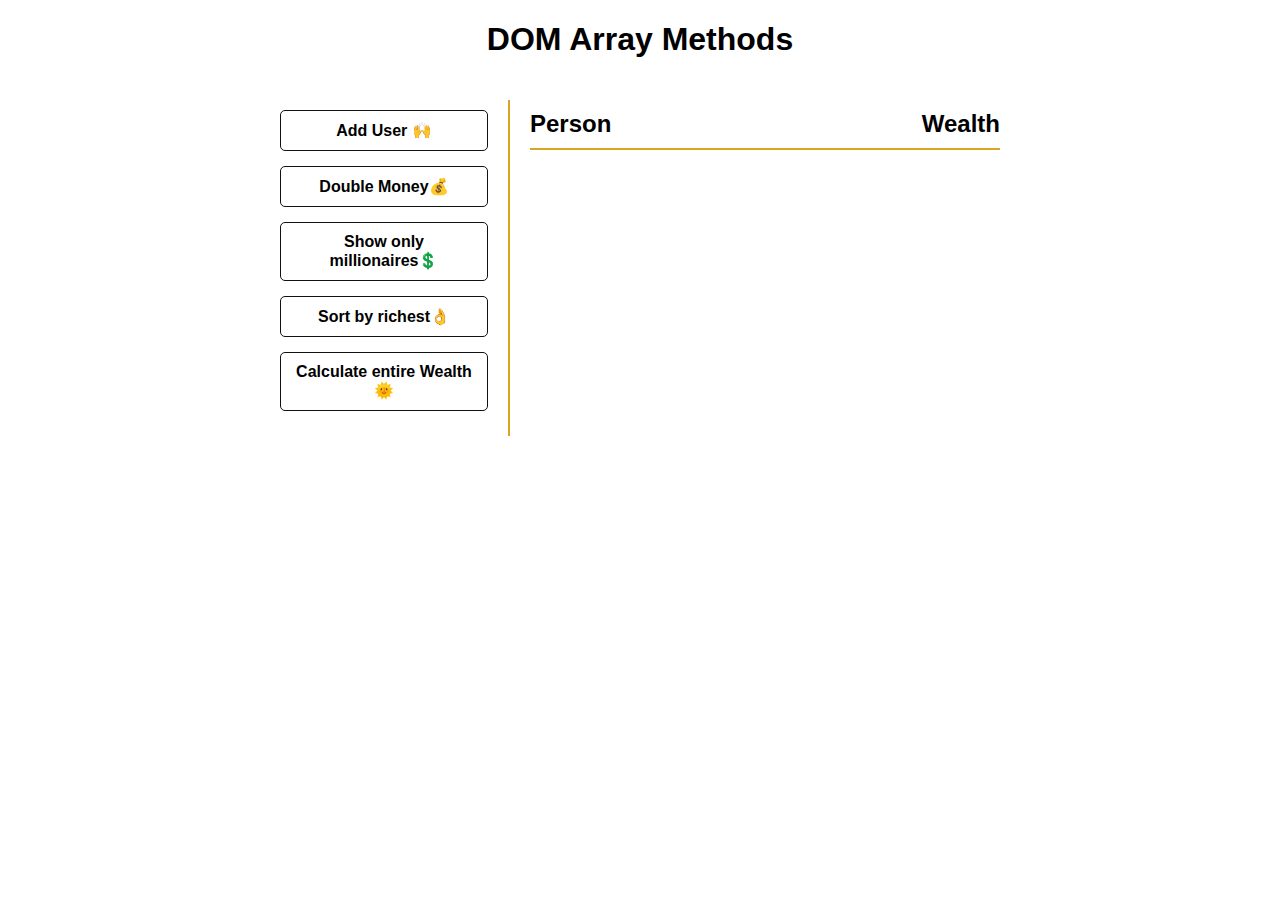
<file: ARRAY Dom Methods/index.html>
<!DOCTYPE html>
<html lang="en">
<head>
    <meta charset="UTF-8">
    <meta name="viewport" content="width=device-width, initial-scale=1.0">
    <link rel="stylesheet" href="styles.css">
    <title>Array DOM Methods</title>
</head>
<body>
    <h1>DOM Array Methods</h1>
    <div class="container">
        <aside>
            <button id="add-user">Add User 🙌</button>
            <button id="double">Double Money💰</button>
            <button id="show-millionaires">Show only millionaires💲</button>
            <button id="sort">Sort by richest👌</button>
            <button id="calculate-wealth">Calculate entire Wealth🌞</button>
        </aside>
        <main id="main">
            <h2><strong>Person</strong>Wealth</h2>
        </main>
    </div>
    <script src="script.js"></script>
</body>
</html>
</file>
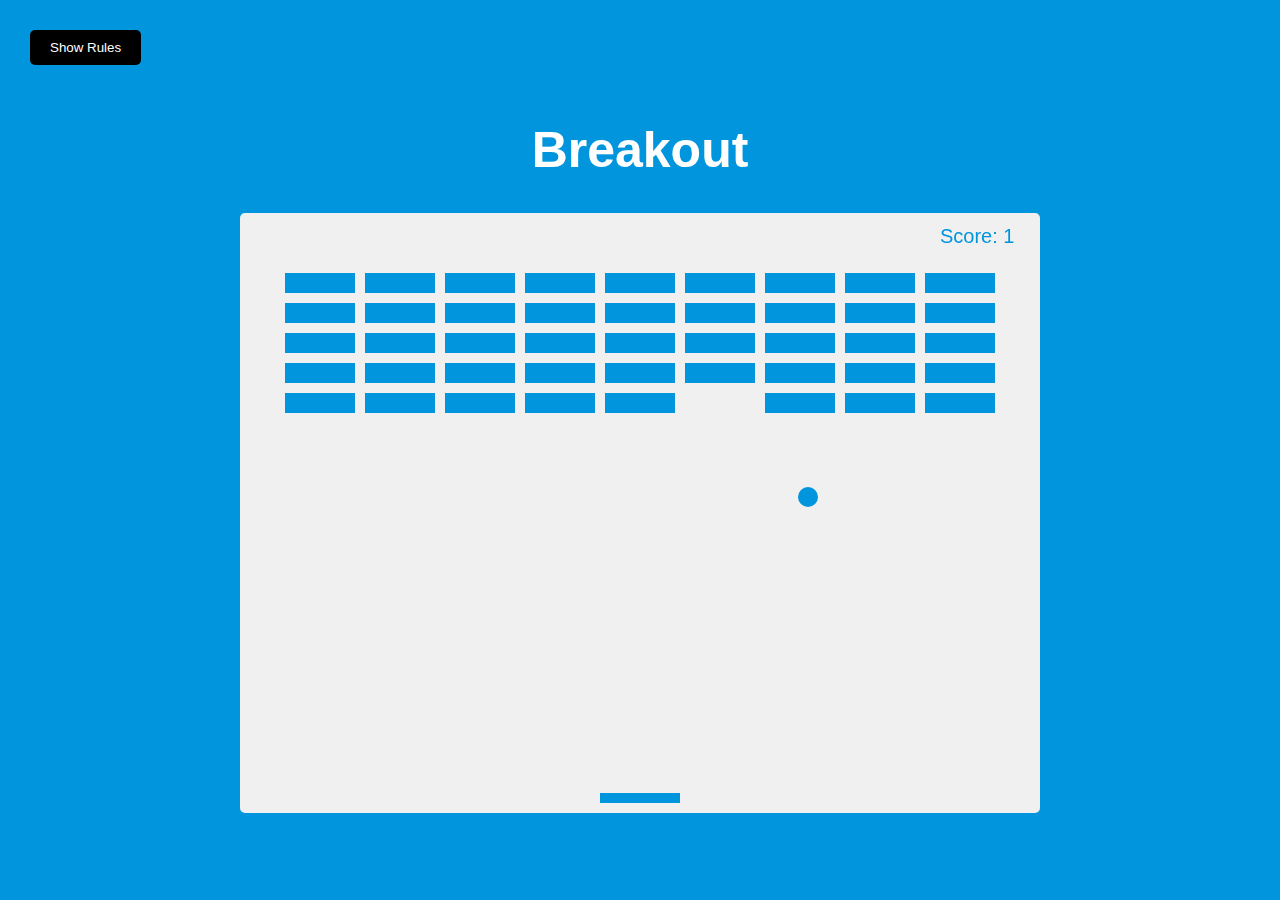
<file: BreakoutGame/index.html>
<!DOCTYPE html>
<html lang="en">
<head>
    <meta charset="UTF-8">
    <meta name="viewport" content="width=device-width, initial-scale=1.0">
    <title>Break out Game</title>
    <link rel="stylesheet" href="styles.css">
</head>
<body>
    <h1>Breakout</h1>
    <button id="rules-btn" class="btn rules-btn">Show Rules</button>
    <div id="rules" class="rules">
        <h2>How To Play</h2>
        <p>Use your right and left keys to move the paddle to bounce the ball up and break the blocks</p>
        <p>If you miss the ball, your score and blocks will reset</p>
        <button id="close-btn" class="btn">Close</button>
    </div>
    <canvas id="canvas" width="800" height="600"></canvas>

    <script src="script.js"></script>
    
</body>
</html>
</file>
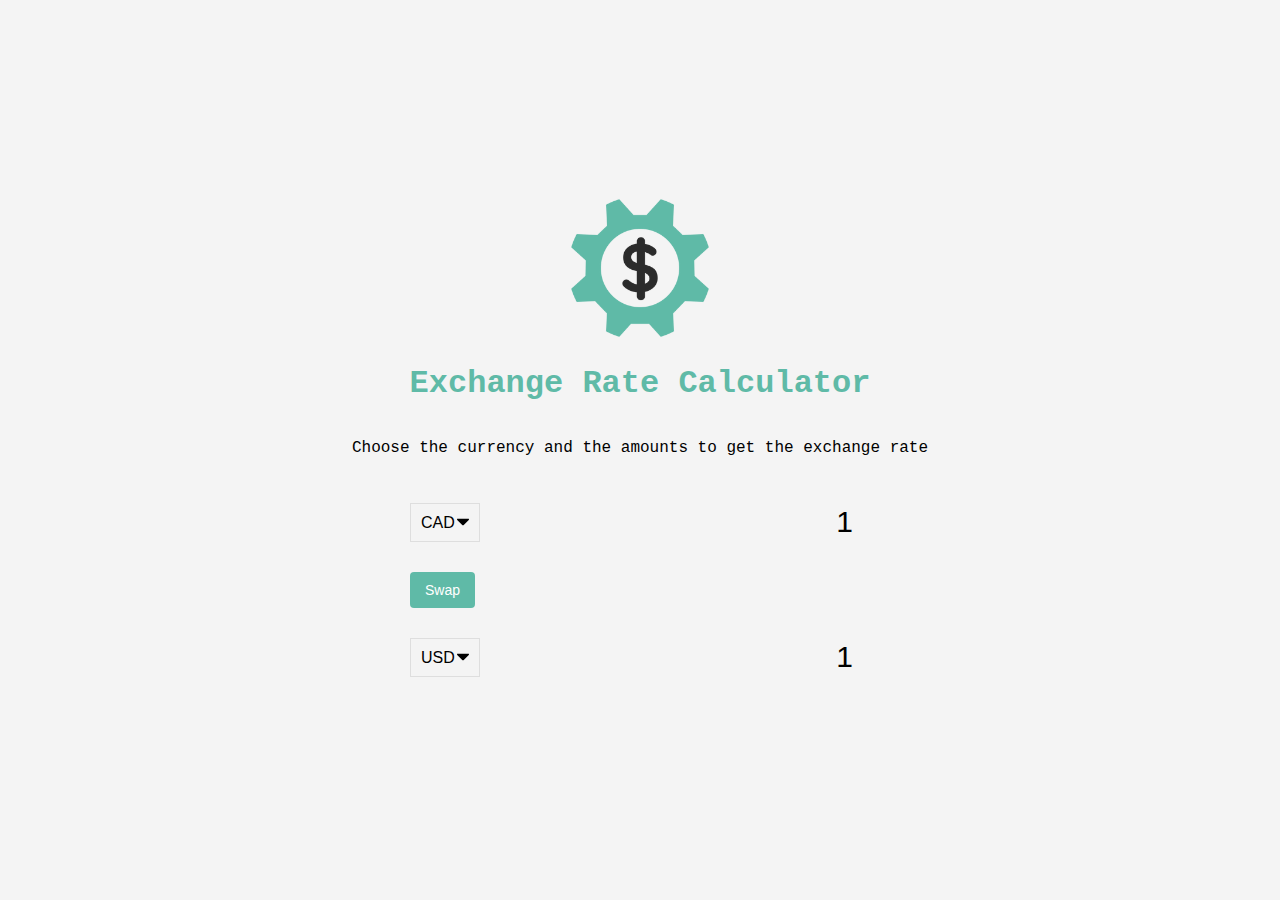
<file: Currency Exchange Calculator/index.html>
<!DOCTYPE html>
<html lang="en">
<head>
    <meta charset="UTF-8">
    <meta name="viewport" content="width=device-width, initial-scale=1.0">
    <title>Exchange Rate Calculator</title>
    <link rel="stylesheet" href="styles.css">
</head>
<body>
    <img src="./img/money.png" class="money-img" alt="Logo">
    <h1>Exchange Rate Calculator</h1>
    <p>Choose the currency and the amounts to get the exchange rate</p>
    <div class="container">
        <div class="currency">
            <select name="" id="currency-one">
                <option value="AED">AED</option>
                <option value="ARS">ARS</option>
                <option value="AUD">AUD</option>
                <option value="BGN">BGN</option>
                <option value="BRL">BRL</option>
                <option value="BSD">BSD</option>
                <option value="CAD" selected>CAD</option>
                <option value="CHF">CHF</option>
                <option value="CLP">CLP</option>
                <option value="CNY">CNY</option>
                <option value="COP">COP</option>
                <option value="CZK">CZK</option>
                <option value="DKK">DKK</option>
                <option value="DOP">DOP</option>
                <option value="EGP">EGP</option>
                <option value="EUR">EUR</option>
                <option value="FJD">FJD</option>
                <option value="GBP">GBP</option>
                <option value="GTQ">GTQ</option>
                <option value="HKD">HKD</option>
                <option value="HRK">HRK</option>
                <option value="HUF">HUF</option>
                <option value="IDR">IDR</option>
                <option value="ILS">ILS</option>
                <option value="INR">INR</option>
                <option value="ISK">ISK</option>
                <option value="JPY">JPY</option>
                <option value="KRW">KRW</option>
                <option value="KZT">KZT</option>
                <option value="MXN">MXN</option>
                <option value="MYR">MYR</option>
                <option value="NOK">NOK</option>
                <option value="NZD">NZD</option>
                <option value="PAB">PAB</option>
                <option value="PEN">PEN</option>
                <option value="PHP">PHP</option>
                <option value="PKR">PKR</option>
                <option value="PLN">PLN</option>
                <option value="PYG">PYG</option>
                <option value="RON">RON</option>
                <option value="RUB">RUB</option>
                <option value="SAR">SAR</option>
                <option value="SEK">SEK</option>
                <option value="SGD">SGD</option>
                <option value="THB">THB</option>
                <option value="TRY">TRY</option>
                <option value="TWD">TWD</option>
                <option value="UAH">UAH</option>
                <option value="USD">USD</option>
                <option value="UYU">UYU</option>
                <option value="VND">VND</option>
                <option value="ZAR">ZAR</option>
            </select>

            <input type="number" id="amount-one" placeholder="0" value="1">
        </div>

        <div class="swap-rate-container">
            <button class="btn" id="swap">Swap</button>
            <div class="rate" id="rate"></div>
        </div>
        <div class="currency">
            <select name="" id="currency-two">
                <option value="AED">AED</option>
                <option value="ARS">ARS</option>
                <option value="AUD">AUD</option>
                <option value="BGN">BGN</option>
                <option value="BRL">BRL</option>
                <option value="BSD">BSD</option>
                <option value="CAD">CAD</option>
                <option value="CHF">CHF</option>
                <option value="CLP">CLP</option>
                <option value="CNY">CNY</option>
                <option value="COP">COP</option>
                <option value="CZK">CZK</option>
                <option value="DKK">DKK</option>
                <option value="DOP">DOP</option>
                <option value="EGP">EGP</option>
                <option value="EUR">EUR</option>
                <option value="FJD">FJD</option>
                <option value="GBP">GBP</option>
                <option value="GTQ">GTQ</option>
                <option value="HKD">HKD</option>
                <option value="HRK">HRK</option>
                <option value="HUF">HUF</option>
                <option value="IDR">IDR</option>
                <option value="ILS">ILS</option>
                <option value="INR">INR</option>
                <option value="ISK">ISK</option>
                <option value="JPY">JPY</option>
                <option value="KRW">KRW</option>
                <option value="KZT">KZT</option>
                <option value="MXN">MXN</option>
                <option value="MYR">MYR</option>
                <option value="NOK">NOK</option>
                <option value="NZD">NZD</option>
                <option value="PAB">PAB</option>
                <option value="PEN">PEN</option>
                <option value="PHP">PHP</option>
                <option value="PKR">PKR</option>
                <option value="PLN">PLN</option>
                <option value="PYG">PYG</option>
                <option value="RON">RON</option>
                <option value="RUB">RUB</option>
                <option value="SAR">SAR</option>
                <option value="SEK">SEK</option>
                <option value="SGD">SGD</option>
                <option value="THB">THB</option>
                <option value="TRY">TRY</option>
                <option value="TWD">TWD</option>
                <option value="UAH">UAH</option>
                <option value="USD" selected>USD</option>
                <option value="UYU">UYU</option>
                <option value="VND">VND</option>
                <option value="ZAR">ZAR</option>
            </select>

            <input type="number" id="amount-two" placeholder="0" value="1">
        </div>
    </div>
    <script src="./script.js"></script>
</body>
</html>
</file>
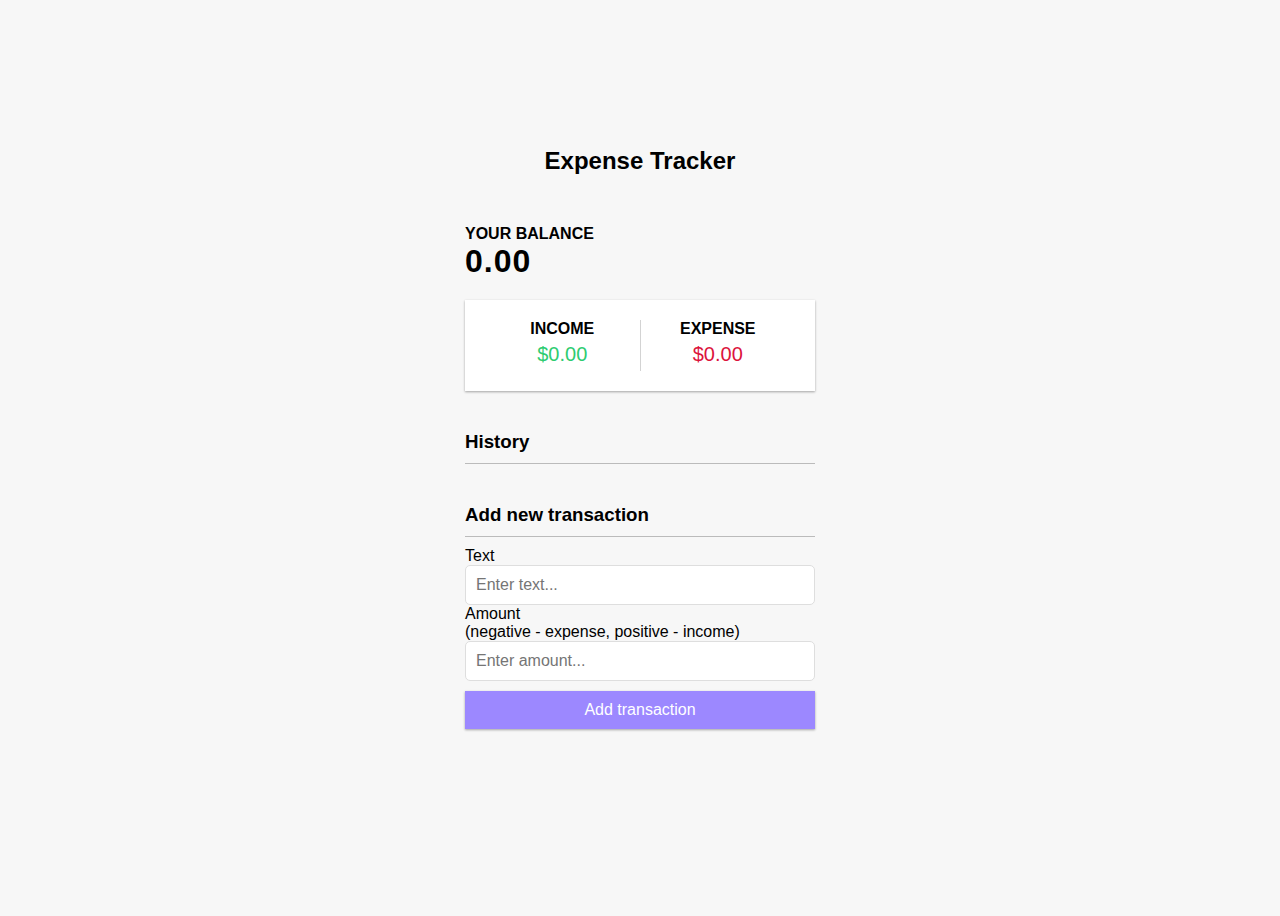
<file: expense-tracker/index.html>
<!DOCTYPE html>
<html lang="en">
<head>
    <meta charset="UTF-8">
    <meta name="viewport" content="width=device-width, initial-scale=1.0">
    <title>Expense Tracker</title>
    <link rel="stylesheet" href="styles.css">
</head>
<body>
    <h2>Expense Tracker</h2>

    <div class="container">
        <h4>Your Balance</h4>
        <h1 id="balance">$0.00</h1>

        <div class="inc-exp-container">
            <div>
                <h4>Income</h4>
                <p id="money-plus" class="money plus">+$0.00</p>
            </div>
            <div>
                <h4>Expense</h4>
                <p id="money-minus" class="money minus">-$0.00</p>
            </div>
        </div>

        <h3>History</h3>
        <ul id="list" class="list">
            <!-- <li class="minus">Cash<span>$-400</span><button class="delete-btn">x</button></li> -->
        </ul>
        <h3>Add new transaction</h3>
        <form action="" id="form">
            <div class="form-control">
                <label for="text">Text</label>
                <input type="text" id="text" placeholder="Enter text...">
            </div>
            <div class="form-control">
                <label for="amount">Amount <br />
                (negative - expense, positive - income)</label>
                <input type="number" id="amount" placeholder="Enter amount...">
            </div>
            <button class="btn">Add transaction</button>
        </form>
    </div>
    <script src="script.js"></script>
</body>
</html>
</file>
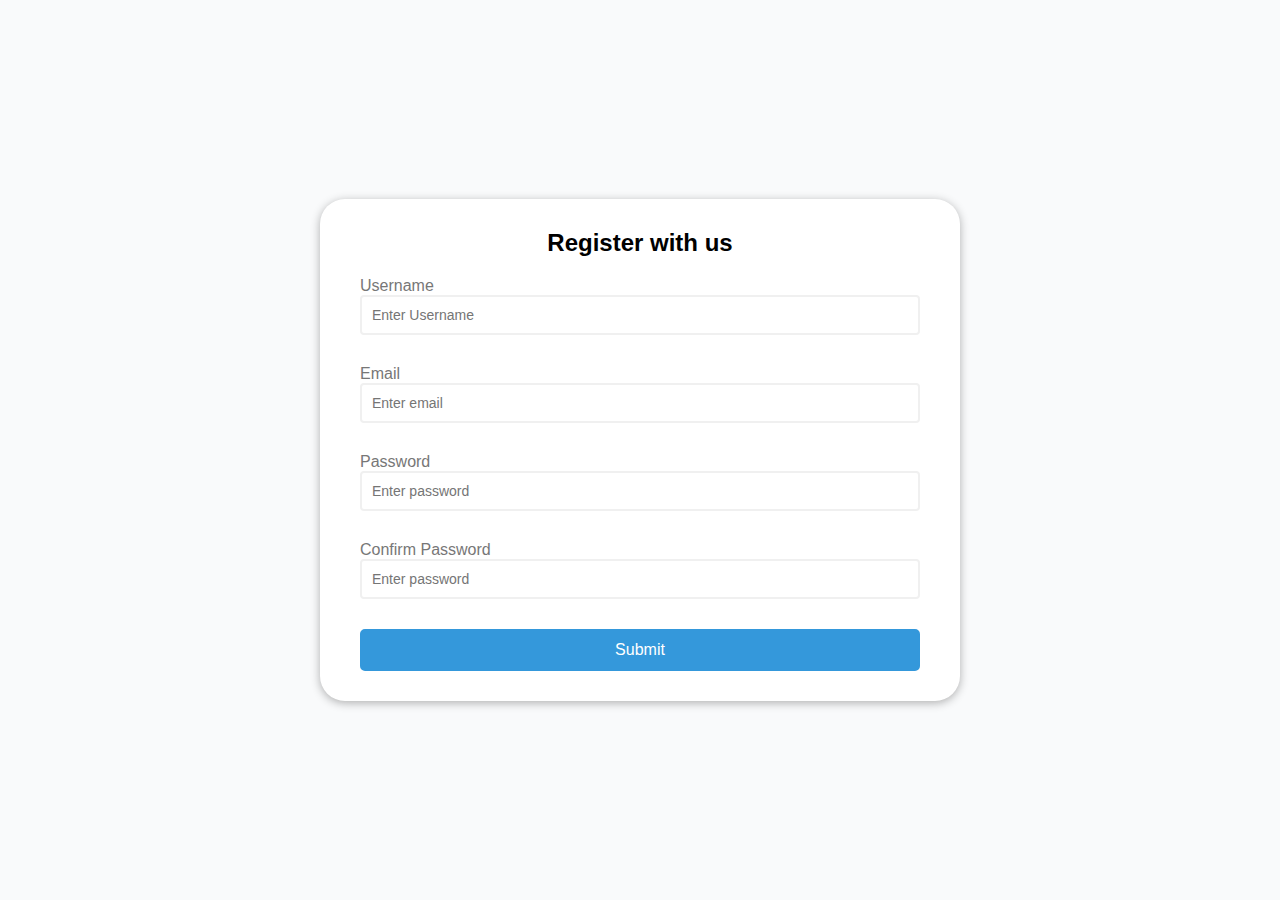
<file: Form Validator/index.html>
<!DOCTYPE html>
<html lang="en">
<head>
    <meta charset="UTF-8">
    <meta name="viewport" content="width=device-width, initial-scale=1.0">
    <title>Document</title>
    <link rel="stylesheet" href="styles.css">
</head>
<body>
    <div class="container">
        <form action="" id="form" class="form">
            <h2>Register with us</h2>
            <div class="form-control">
                <label for="username">Username</label>
                <input type="text" placeholder="Enter Username" id="username">
                <small>Error Message</small>
            </div>
            <div class="form-control">
                <label for="email">Email</label>
                <input type="text" placeholder="Enter email" id="email">
                <small>Error Message</small>
            </div>
            <div class="form-control">
                <label for="password">Password</label>
                <input type="text" placeholder="Enter password" id="password">
                <small>Error Message</small>
            </div>
            <div class="form-control">
                <label for="password2">Confirm Password</label>
                <input type="text" placeholder="Enter password" id="password2">
                <small>Error Message</small>
            </div>
            <div>
                <button>Submit</button>
            </div>
        </form>
    </div>
    <script src="script.js"></script>
</body>
</html>
</file>
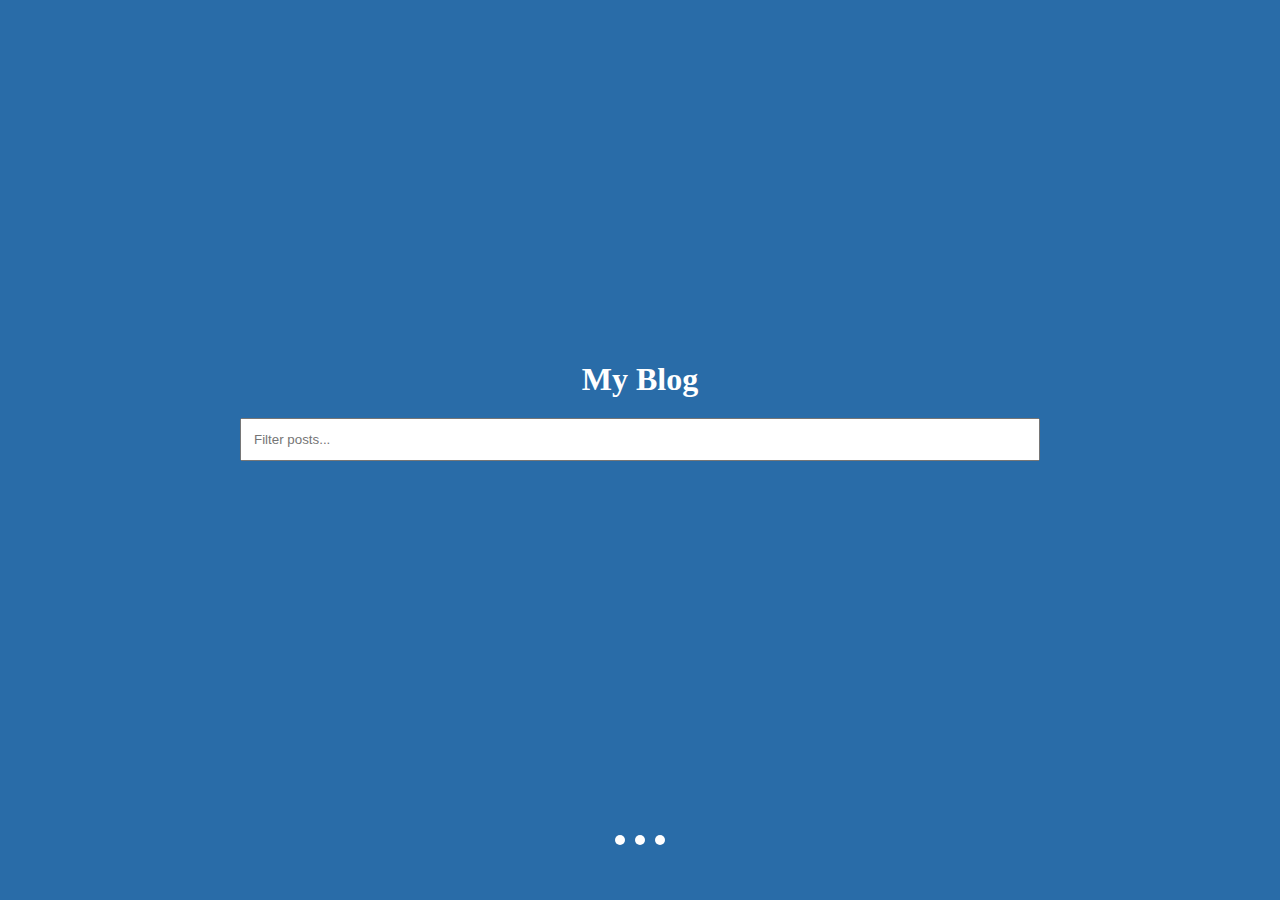
<file: Infinite_Scroll/index.html>
<!DOCTYPE html>
<html lang="en">
<head>
    <meta charset="UTF-8">
    <meta name="viewport" content="width=device-width, initial-scale=1.0">
    <title>My blog</title>
    <link rel="stylesheet" href="styles.css">
</head>
<body>
    <h1>My Blog</h1>
    <div class="filter-container">
            <input type="text" placeholder="Filter posts..." id="filter" class="filter">
    </div>
    <div id="post-container">
        <!-- <div class="post">
            <div class="number">1</div>
            <div class="post-info">
                <h2 class="post-title">Post One</h2>
                <p class="post-body">
                    Lorem ipsum dolor sit amet consectetur adipisicing elit. Nihil non cumque sequi eveniet velit ullam expedita explicabo iste, corporis dolorem.
                </p>
            </div>
        </div>
        <div class="post">
            <div class="number">2</div>
            <div class="post-info">
                <h2 class="post-title">Post Two</h2>
                <p class="post-body">
                    Lorem ipsum dolor sit amet consectetur adipisicing elit. Nihil non cumque sequi eveniet velit ullam expedita explicabo iste, corporis dolorem.
                </p>
            </div>
        </div> -->
    </div>

    <div id="loader" class="loader">
        <div class="circle"></div>
        <div class="circle"></div>
        <div class="circle"></div>
    </div>
    <script src="script.js"></script>
</body>
</html>
</file>
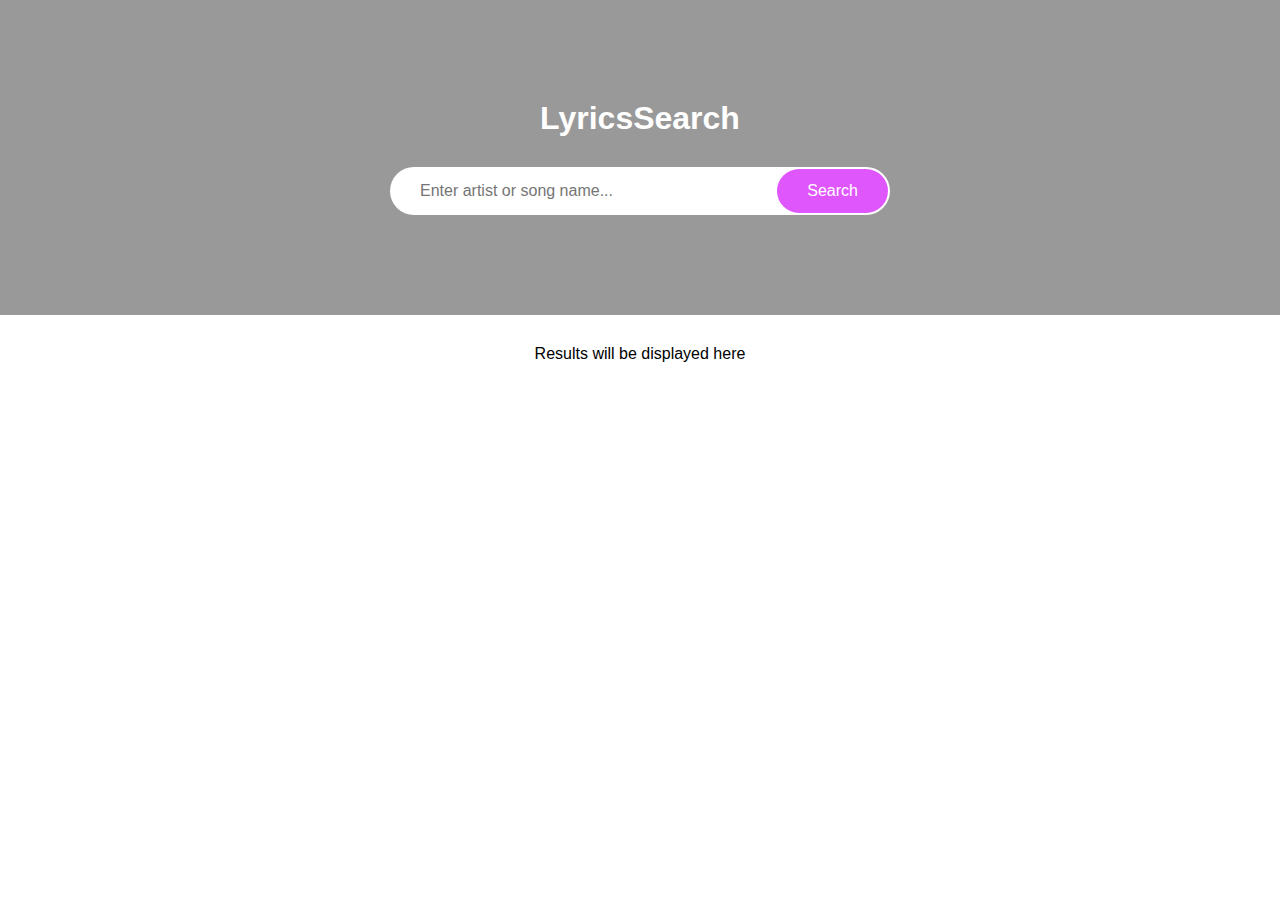
<file: lyrics-search/index.html>
<!DOCTYPE html>
<html lang="en">
  <head>
    <meta charset="UTF-8" />
    <meta name="viewport" content="width=device-width, initial-scale=1.0" />
    <meta http-equiv="X-UA-Compatible" content="ie=edge" />
    <link rel="stylesheet" href="style.css" />
    <title>LyricsSearch</title>
  </head>
  <body>
    <header>
      <h1>LyricsSearch</h1>

      <form id="form">
        <input
          type="text"
          id="search"
          placeholder="Enter artist or song name..."
        />
        <button>Search</button>
      </form>
    </header>

    <div id="result" class="container">
      <p>Results will be displayed here</p>
    </div>

    <div id="more" class="container centered"></div>

    <script src="script.js"></script>
  </body>
</html>
</file>
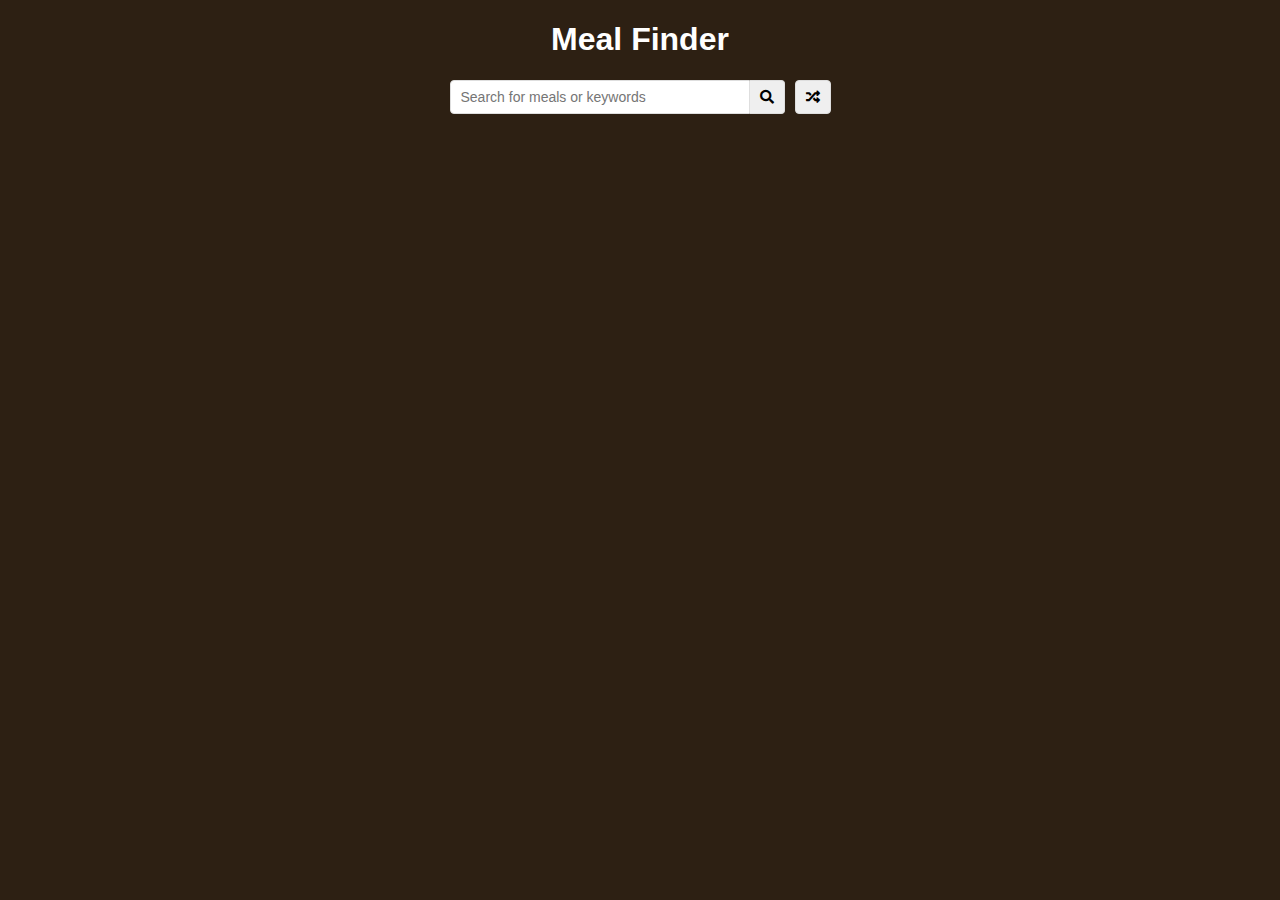
<file: meal-finder/index.html>
<!DOCTYPE html>
<html lang="en">
  <head>
    <meta charset="UTF-8" />
    <meta name="viewport" content="width=device-width, initial-scale=1.0" />
    <meta http-equiv="X-UA-Compatible" content="ie=edge" />
    <link
      rel="stylesheet"
      href="https://cdnjs.cloudflare.com/ajax/libs/font-awesome/5.10.2/css/all.min.css"
    />
    <link rel="stylesheet" href="style.css" />
    <title>Meal Finder</title>
  </head>
  <body>
    <div class="container">
      <h1>Meal Finder</h1>
      <div class="flex">
        <form class="flex" id="submit">
          <input
            type="text"
            id="search"
            placeholder="Search for meals or keywords"
          />
          <button class="search-btn" type="submit">
            <i class="fas fa-search"></i>
          </button>
        </form>
        <button class="random-btn" id="random">
          <i class="fas fa-random"></i>
        </button>
      </div>

      <div id="result-heading"></div>
      <div id="meals" class="meals"></div>
      <div id="single-meal"></div>
    </div>

    <script src="script.js"></script>
  </body>
</html>
</file>
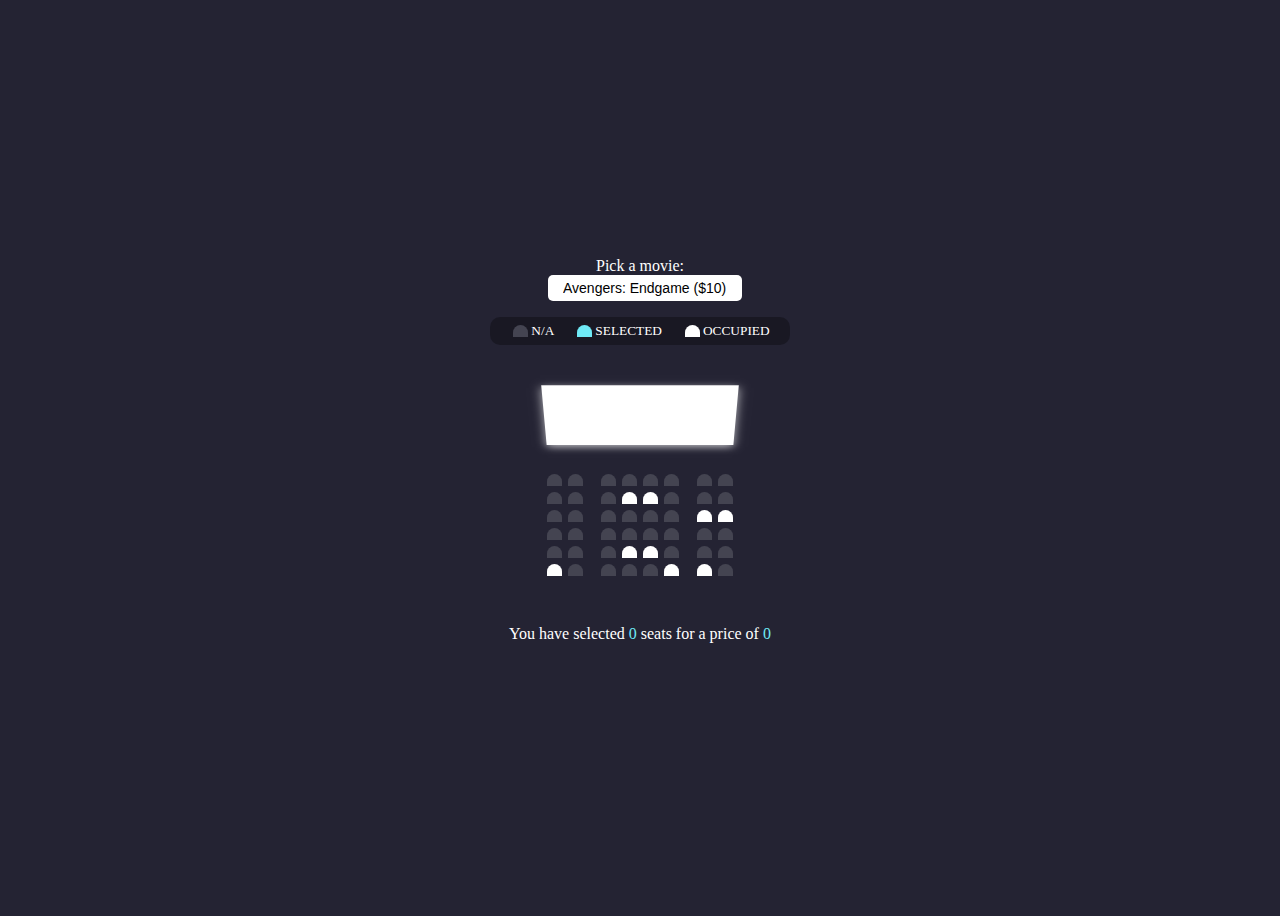
<file: Movie Seat Booking/index.html>
<!DOCTYPE html>
<html lang="en">
<head>
    <meta charset="UTF-8">
    <meta name="viewport" content="width=device-width, initial-scale=1.0">
    <title>Movie Seat Booking</title>
    <link rel="stylesheet" href="styles.css">
</head>
<body>
    <div class="movie-container">
        <label for="movie">Pick a movie:</label>
        <select name="movie" id="movie">
            <option value="10">Avengers: Endgame ($10)</option>
            <option value="12">Joker ($12)</option>
            <option value="15">Lion King ($15)</option>
            <option value="20">Pulp Fiction ($20)</option>
            <option value="7">Toy Story 4 ($7)</option>
            <option value="10">Dave ($10)</option>
        </select>

        <ul class="showcase">
            <li>
                <div class="seat">
                </div>
                <small>N/A</small>
            </li>
            <li>
                <div class="seat selected">
                </div>
                <small>Selected</small>
            </li>
            <li>
                <div class="seat occupied">
                </div>
                <small>Occupied</small>
            </li>
        </ul>

        <div class="container">
            <div class="screen"></div>
            <div class="row">
                <div class="seat"></div>
                <div class="seat"></div>
                <div class="seat"></div>
                <div class="seat"></div>
                <div class="seat"></div>
                <div class="seat"></div>
                <div class="seat"></div>
                <div class="seat"></div>
            </div>
            <div class="row">
                <div class="seat"></div>
                <div class="seat"></div>
                <div class="seat"></div>
                <div class="seat occupied"></div>
                <div class="seat occupied"></div>
                <div class="seat"></div>
                <div class="seat"></div>
                <div class="seat"></div>
            </div>
            <div class="row">
                <div class="seat"></div>
                <div class="seat"></div>
                <div class="seat"></div>
                <div class="seat"></div>
                <div class="seat"></div>
                <div class="seat"></div>
                <div class="seat occupied"></div>
                <div class="seat occupied"></div>
            </div>
            <div class="row">
                <div class="seat"></div>
                <div class="seat"></div>
                <div class="seat"></div>
                <div class="seat"></div>
                <div class="seat"></div>
                <div class="seat"></div>
                <div class="seat"></div>
                <div class="seat"></div>
            </div>
            <div class="row">
                <div class="seat"></div>
                <div class="seat"></div>
                <div class="seat"></div>
                <div class="seat occupied"></div>
                <div class="seat occupied"></div>
                <div class="seat"></div>
                <div class="seat"></div>
                <div class="seat"></div>
            </div>
            <div class="row">
                <div class="seat occupied"></div>
                <div class="seat"></div>
                <div class="seat"></div>
                <div class="seat"></div>
                <div class="seat"></div>
                <div class="seat occupied"></div>
                <div class="seat occupied"></div>
                <div class="seat"></div>
            </div>
        </div>
    </div>

    <p class="text">You have selected <span id="count">0</span> seats for a price of <span id="total">$0</span></p>
</body>
<script src="script.js"></script>
</html>
</file>
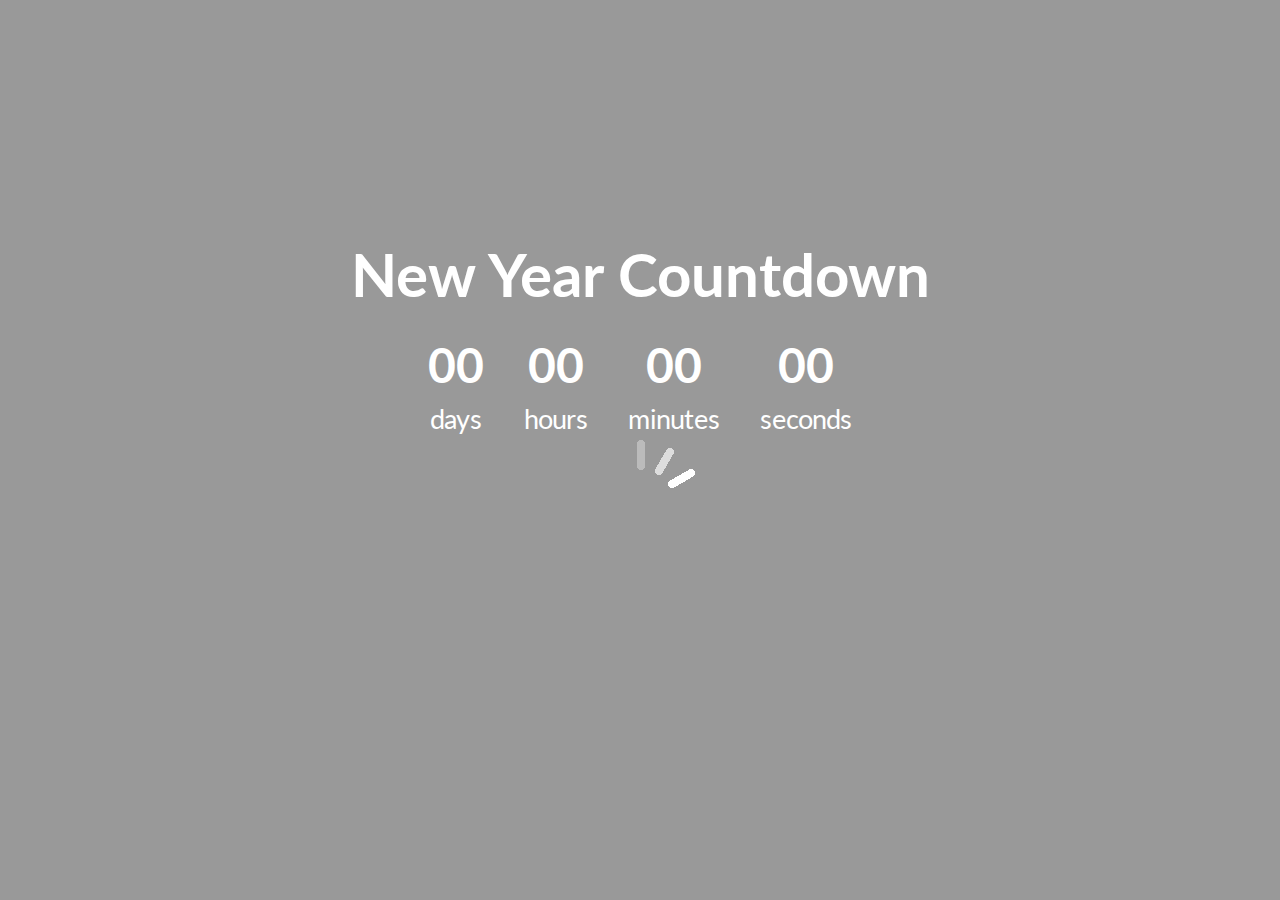
<file: NYE-Countdown/index.html>
<!DOCTYPE html>
<html lang="en">
<head>
    <meta charset="UTF-8">
    <meta name="viewport" content="width=device-width, initial-scale=1.0">
    <title>New Year Countdown</title>
    <link rel="stylesheet" href="styles.css">
</head>
<body>
    <div id="year" class="year"></div>
    <h1>New Year Countdown</h1>
    <div class="countdown" id="countdown">
        <div class="time">
            <h2 id="days">00</h2>
            <small>days</small>
        </div>
        <div class="time">
            <h2 id="hours">00</h2>
            <small>hours</small>
        </div>
        <div class="time">
            <h2 id="minutes">00</h2>
            <small>minutes</small>
        </div>
        <div class="time">
            <h2 id="seconds">00</h2>
            <small>seconds</small>
        </div>
    </div>

    <img src="./img/spinner.gif" alt="loading..." id="loading" class="loading">
    <script src="script.js"></script>
</body>
</html>
</file>
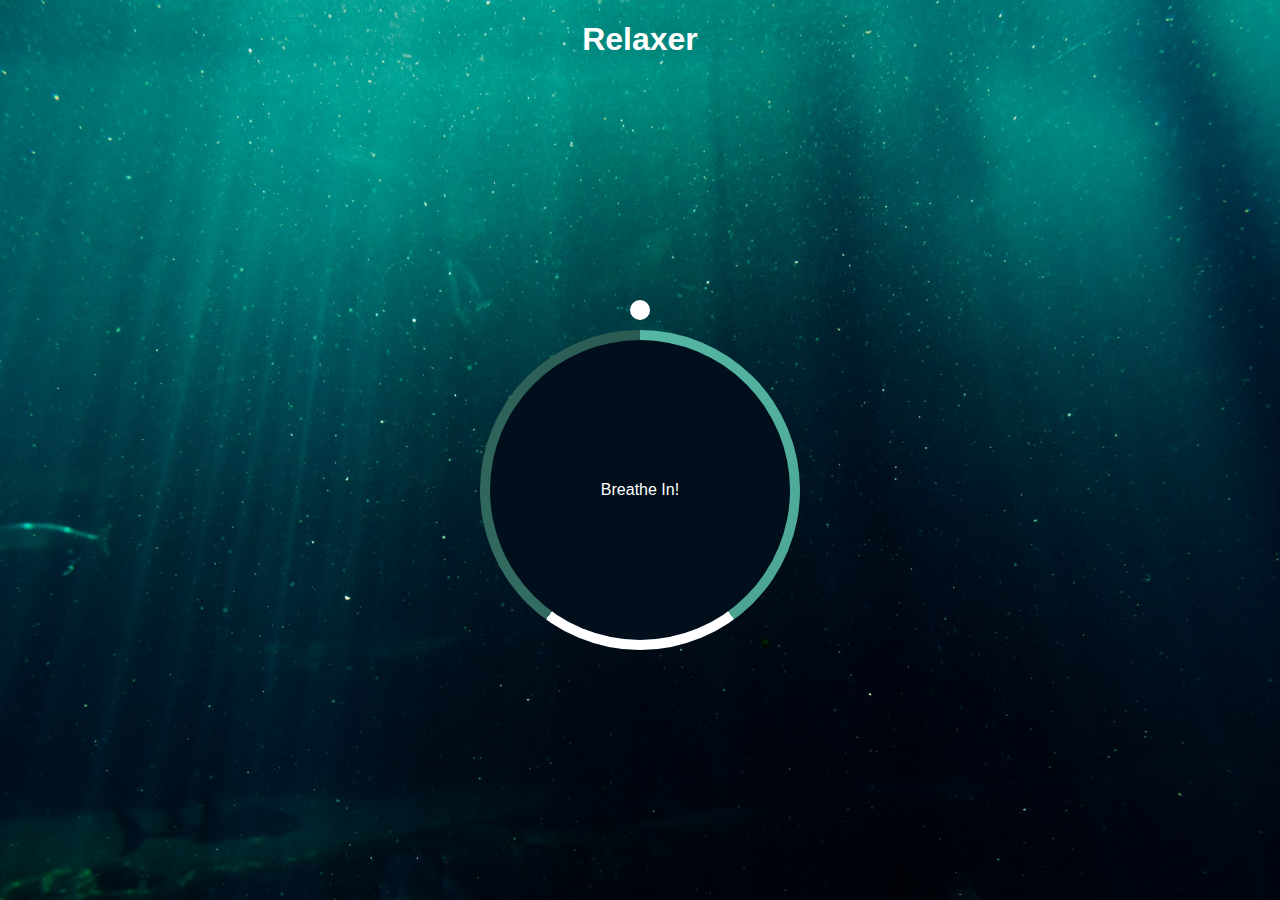
<file: relaxer-app/index.html>
<!DOCTYPE html>
<html lang="en">
<head>
    <meta charset="UTF-8">
    <meta name="viewport" content="width=device-width, initial-scale=1.0">
    <title>Relaxer App</title>
    <link rel="stylesheet" href="styles.css">
</head>
<body>
    <h1>Relaxer</h1>

    <div class="container" id="container">
        <div class="circle"></div>
        <p id="text">Breathe In!</p>
        <div class="pointer-container">
            <span class="pointer"></span>
        </div>
        <div class="gradient-circle"></div>
    </div>
    <script src="script.js"></script>
</body>
</html>
</file>
<file: ARRAY Dom Methods/styles.css>
* {
    box-sizing: border-box;
}

body {
    background: f4f4f4;
    font-family: Arial, Helvetica, sans-serif;
    display: flex;
    flex-direction: column;
    align-items: center;
    min-height: 100vh;
    margin: 0;
}

.container {
    display: flex;
    padding: 20px;
    margin: 0 auto;
    max-width: 100%;
    width: 800px;
}

aside {
    padding: 10px 20px;
    width: 250px;
    border-right: 2px solid goldenrod;
}

button {
    background-color: white;
    border: solid 1px #111;
    border-radius: 5px;
    font-size: 16px;
    cursor: pointer;
    display: block;
    width: 100%;
    padding: 10px;
    margin-bottom: 15px;
    font-weight: bold;
}

main {
    flex: 1;
    padding: 10px 20px;
}

h2 {
    border-bottom: 2px solid goldenrod;
    padding-bottom: 10px;
    display: flex;
    justify-content: space-between;
    margin: 0 0 20px;
}

h3 {
    background-color: white;
    border-bottom: 2px solid goldenrod;
    padding: 10px;
    display: flex;
    justify-content: space-between;
    margin: 20px 0 0;
}

.person {
    display: flex;
    justify-content: space-between;
    font-size: 20px;
    margin-bottom: 10px;
}
</file>
<file: BreakoutGame/styles.css>
* { -moz-box-sizing: border-box; -webkit-box-sizing: border-box; box-sizing: border-box; }

body {
    background-color: #0095dd;
    display: flex;
    flex-direction: column;
    align-items: center;
    justify-content: center;
    font-family: Arial, Helvetica, sans-serif;
    min-height: 100vh;
    margin: 0;
}

h1 {
    color: white;
    font-size: 50px;
}

canvas {
    background: #f0f0f0;
    display: block;
    border-radius: 5px;
}

.btn {
    cursor: pointer;
    border: 0;
    padding: 10px 20px;
    background: #000;
    color: #fff;
    border-radius: 5px;
}

.btn:focus {
    outline: 0;
}

.btn:hover {
    background: #222;
}

.btn:active {
    transform: scale(0.98)
}

.rules-btn {
    position: absolute;
    top: 30px;
    left: 30px;
}

.rules {
    position: absolute;
    top: 0;
    left: 0;
    background: #333;
    color: white;
    min-height: 100vh;
    width: 400px;
    padding: 20px;
    line-height: 1.5;
    transform: translateX(-400px);
    transition: 1s all ease-in-out;

}

.rules.show {
    transform: translateX(0px);
}
</file>
<file: Currency Exchange Calculator/styles.css>
:root {
    --primary-color: #5fbaa7;
}

* {
    box-sizing: border-box;
}

body {
    background-color: #f4f4f4;
    font-family: 'Courier New', Courier, monospace;
    display: flex;
    flex-direction: column;
    justify-content: center;
    align-items: center;
    height: 100vh;
    margin: 0;
    padding: 20px;
}

h1 {
    color: var(--primary-color);
}

p {
    text-align: center;
}

.btn {
    color: #fff;
    background-color: var(--primary-color);
    cursor: pointer;
    font-size: 14px;
    padding: 10px 15px;
    border: none;
    border-radius: 4px;
}

.btn:hover, .btn:active {
    outline:solid var(--primary-color);
    color: black;
    background-color: transparent;
}

.money-img {
    width: 150px;
}

.currency {
    padding: 30px 0;
    display: flex;
    align-items: center;
    justify-content: space-between;
}

.currency select {
    padding: 10px 20px 10px 10px;
    -moz-appearance: none;
    -webkit-appearance: none;
    appearance: none;
    border: 1px solid #dedede;
    font-size: 16px;
    background: transparent;
    background-image: url('data:image/svg+xml;charset=US-ASCII,%3Csvg%20xmlns%3D%22http%3A%2F%2Fwww.w3.org%2F2000%2Fsvg%22%20width%3D%22292.4%22%20height%3D%22292.4%22%3E%3Cpath%20fill%3D%22%20000002%22%20d%3D%22M287%2069.4a17.6%2017.6%200%200%200-13-5.4H18.4c-5%200-9.3%201.8-12.9%205.4A17.6%2017.6%200%200%200%200%2082.2c0%205%201.8%209.3%205.4%2012.9l128%20127.9c3.6%203.6%207.8%205.4%2012.8%205.4s9.2-1.8%2012.8-5.4L287%2095c3.5-3.5%205.4-7.8%205.4-12.8%200-5-1.9-9.2-5.5-12.8z%22%2F%3E%3C%2Fsvg%3E');
    background-position: right 10px top 50%, 0, 0;
    background-size: 12px auto, 100%;
    background-repeat: no-repeat;
    cursor: pointer;
    transition: 0.3s ease;
}

.currency select:hover {
    background-color: var(--primary-color);
    color: white;
}

.currency input {
    border: 0;
    background: transparent;
    font-size: 30px;
    text-align: right;
}

.swap-rate-container {
    display: flex;
    align-items: center;
    justify-content: space-between;
}

.rate {
    color: var(--primary-color);
    font-size: 14px;
    padding: 0 10px;
}

select:focus, input:focus, button:focus {
    outline: 0;
}

@media (max-width: 600px) {
    .currency input {
        width: 200px;
    }
}
</file>
<file: expense-tracker/styles.css>
:root {
    --box-shadow: 0 1px 3px rgba(0,0,0,0.12), 0 1px 2px rgba(0,0,0,0.24);
}

* { -moz-box-sizing: border-box; -webkit-box-sizing: border-box; box-sizing: border-box; }

body {
    background-color: #f7f7f7;
    display: flex;
    flex-direction: column;
    align-items: center;
    justify-content: center;
    min-height: 100vh;
    font-family: 'Gill Sans', 'Gill Sans MT', Calibri, 'Trebuchet MS', sans-serif
}

.container {
    margin: 30px auto;
    width: 350px;
}

h1 {
    letter-spacing: 1px;
    margin: 0;
}

h3 {
    border-bottom: 1px solid #bbb;
    padding-bottom: 10px;
    margin: 40px 0 10px;
}

h4 {
    margin: 0;
    text-transform: uppercase;
}

.inc-exp-container {
    background-color: #fff;
    box-shadow: var(--box-shadow);
    padding: 20px;
    display: flex;
    justify-content: space-between;
    margin: 20px 0;
}

.inc-exp-container > div {
    flex: 1;
    text-align: center;
}

.inc-exp-container > div:first-of-type {
    border-right: 1px solid #d3d3d3;
}

.money {
    font-size: 20px;
    margin: 5px 0;
}

.money.plus {
    color: #2ecc71;
}

.money.minus {
    color: crimson;
}

input[type='text'], input[type='number'] {
    border: 1px solid #dedede;
    border-radius: 5px;
    display: block;
    font-size: 16px;
    padding: 10px;
    width: 100%;
}

.btn {
    background-color: #9c88ff;
    box-shadow: var(--box-shadow);
    color: white;
    border: 0;
    display: block;
    font-size: 16px;
    padding: 10px;
    margin: 10px 0 30px;
    width: 100%;
}

.list {
    list-style: none;
    padding: 0;
    margin-bottom: 40px;
}

.list li {
    background-color: #fff;
    box-shadow: var(--box-shadow);
    color: #333;
    display: flex;
    justify-content: space-between;
    position: relative;
    padding: 10px;
    margin: 10px 0;
}

.list li.plus {
    border-right: 5px solid #2ecc71;
}

.list li.minus {
    border-right: 5px solid crimson;
}

.delete-btn {
    top: 50%;
    position: absolute;
    left: 0;
    background: #e74c3c;
    border: 0;
    color: white;
    padding: 2px 5px;
    transform: translate(-100%, -50%);
    opacity: 0;
    transition: 0.4s ease;
    cursor: pointer;

}

.list li:hover .delete-btn {
    opacity: 1;
}
</file>
<file: Form Validator/styles.css>
:root {
    --success-color: #2ecc71;
    --error-color: #e74c3c;
}

* {
    box-sizing: border-box;

}

body {
    background-color: #f9fafb;
    font-family: Arial, Helvetica, sans-serif;
    display: flex;
    align-items: center;
    justify-content: center;
    min-height: 100vh;
    margin: 0;
}

.container {
    background-color: #fff;
    border-radius: 25px;
    box-shadow: 0 2px 10px rgba(0,0,0,0.3);
    width: 50vw;
}

h2 {
    text-align: center;
    margin: 0 0 20px;
}

.form {
    padding: 30px 40px;
}

.form-control {
    margin-bottom: 10px;
    padding-bottom: 20px;
    position: relative;
}

.form-control label {
    color: #777;
    display: block;
}

.form-control input {
    border: 2px solid #f0f0f0;
    border-radius: 4px;
    display: block;
    width: 100%;
    padding: 10px;
    font-size: 14px;
}

.form-control input:focus {
    outline: 0;
    border-color: #777;
}

.form-control.success input {
    border-color: var(--success-color); 
}

.form-control.error input {
    border-color: var(--error-color);
}

.form-control small {
    color: var(--error-color);
    position: absolute;
    bottom: 0;
    left: 0;
    visibility: hidden;
}

.form-control.error small {
    visibility: visible;
}

.form button {
    cursor: pointer;
    background-color: #3498db;
    border: 2px solid #3498db;
    color: #fff;
    display: block;
    border-radius: 5px;
    font-size: 16px;
    padding: 10px;
    width: 100%;
    margin-top: 10px;
}
</file>
<file: Infinite_Scroll/styles.css>
* {
    box-sizing: border-box;
}

body {
    background-color: #296ca8;
    color: #fff;
    display: flex;
    justify-content: center;
    align-items: center;
    min-height: 100vh;
    margin: 0;
    padding-bottom: 100px;
    flex-direction: column;
}

h1 {
    margin-bottom: 0;
    text-align: center;
}

.filter-container {
    margin-top: 20px;
    width: 80vw;
    max-width: 800px;
}

.filter {
    width: 100%;
    padding: 12px;
}

.post {
    position: relative;
    background-color: #4992d3;
    box-shadow: 0 2px 4px rgba(0,0,0,0.3);
    border-radius: 3px;
    padding: 20px;
    margin: 40px 0;
    display: 80vw;
    max-width: 800px;
}

.post .post-title {
    margin: 0;
}

.post .post-body {
    margin: 15px 0 0;
    line-height: 1.5;
}

.post-info {
    margin-left: 20px;
}

.post .number {
    position: absolute;
    top: -15px;
    left: -15px;
    font-size: 15px;
    font-weight: bold;
    width: 40px;
    height: 40px;
    border-radius: 50%;
    background: #fff;
    color: #296ca8;
    display: flex;
    justify-content: center;
    align-items: center;
    padding: 7px 10px;
}

.loader {
    /* opacity: 0; */
    display: flex;
    position: fixed;
    bottom: 50px;
    transition: opacity 0.3s ease-in;
}

.loader.show {
    opacity: 1;
}

.circle {
    border-radius: 50%;
    background-color: white;
    width: 10px;
    height: 10px;
    margin: 5px;
    animation: bounce .5s infinite ease-in;
}

.circle:nth-of-type(2) {
    animation-delay: 0.1s;
}

.circle:nth-of-type(3) {
    animation-delay: 0.2s;
}

@keyframes bounce {
    0%,
    100% {
        transform: translateY(0);
    }

    50% {
        transform: translateY(-10px);
    }
}
</file>
<file: lyrics-search/style.css>
* {
  box-sizing: border-box;
}

body {
  background-color: #fff;
  font-family: Arial, Helvetica, sans-serif;
  margin: 0;
}

button {
  cursor: pointer;
}

button:active {
  transform: scale(0.95);
}

input:focus,
button:focus {
  outline: none;
}

header {
  background-image: url('https://images.unsplash.com/photo-1510915361894-db8b60106cb1?ixlib=rb-1.2.1&ixid=eyJhcHBfaWQiOjEyMDd9&auto=format&fit=crop&w=1350&q=80');
  background-repeat: no-repeat;
  background-size: cover;
  background-position: center center;
  color: #fff;
  display: flex;
  flex-direction: column;
  align-items: center;
  justify-content: center;
  padding: 100px 0;
  position: relative;
}

header::after {
  content: '';
  position: absolute;
  top: 0;
  left: 0;
  height: 100%;
  width: 100%;
  background-color: rgba(0, 0, 0, 0.4);
}

header * {
  z-index: 1;
}

header h1 {
  margin: 0 0 30px;
}

form {
  position: relative;
  width: 500px;
  max-width: 100%;
}

form input {
  border: 0;
  border-radius: 50px;
  font-size: 16px;
  padding: 15px 30px;
  width: 100%;
}

form button {
  position: absolute;
  top: 2px;
  right: 2px;
  background-color: #e056fd;
  border: 0;
  border-radius: 50px;
  color: #fff;
  font-size: 16px;
  padding: 13px 30px;
}

.btn {
  background-color: #8d56fd;
  border: 0;
  border-radius: 10px;
  color: #fff;
  padding: 4px 10px;
}

ul.songs {
  list-style-type: none;
  padding: 0;
}

ul.songs li {
  display: flex;
  align-items: center;
  justify-content: space-between;
  margin: 10px 0;
}

.container {
  margin: 30px auto;
  max-width: 100%;
  width: 500px;
}

.container h2 {
  font-weight: 300;
}

.container p {
  text-align: center;
}

.centered {
  display: flex;
  justify-content: center;
}

.centered button {
  transform: scale(1.3);
  margin: 15px;
}
</file>
<file: meal-finder/style.css>
* {
  box-sizing: border-box;
}

body {
  background: #2d2013;
  color: #fff;
  font-family: Verdana, Geneva, Tahoma, sans-serif;
  margin: 0;
}

.container {
  margin: auto;
  max-width: 800px;
  display: flex;
  flex-direction: column;
  align-items: center;
  justify-content: center;
  text-align: center;
}

.flex {
  display: flex;
}

input,
button {
  border: 1px solid #dedede;
  border-top-left-radius: 4px;
  border-bottom-left-radius: 4px;
  font-size: 14px;
  padding: 8px 10px;
  margin: 0;
}

input[type='text'] {
  width: 300px;
}

.search-btn {
  cursor: pointer;
  border-left: 0;
  border-radius: 0;
  border-top-right-radius: 4px;
  border-bottom-right-radius: 4px;
}

.random-btn {
  cursor: pointer;
  margin-left: 10px;
  border-top-right-radius: 4px;
  border-bottom-right-radius: 4px;
}

.meals {
  display: grid;
  grid-template-columns: repeat(4, 1fr);
  grid-gap: 20px;
  margin-top: 20px;
}

.meal {
  cursor: pointer;
  position: relative;
  height: 180px;
  width: 180px;
  text-align: center;
}

.meal img {
  width: 100%;
  height: 100%;
  border: 4px #fff solid;
  border-radius: 2px;
}

.meal-info {
  position: absolute;
  top: 0;
  left: 0;
  height: 100%;
  width: 100%;
  background: rgba(0, 0, 0, 0.7);
  display: flex;
  align-items: center;
  justify-content: center;
  transition: opacity 0.2s ease-in;
  opacity: 0;
}

.meal:hover .meal-info {
  opacity: 1;
}

.single-meal {
  margin: 30px auto;
  width: 70%;
}

.single-meal img {
  width: 300px;
  margin: 15px;
  border: 4px #fff solid;
  border-radius: 2px;
}

.single-meal-info {
  margin: 20px;
  padding: 10px;
  border: 2px #e09850 dashed;
  border-radius: 5px;
}

.single-meal p {
  margin: o;
  letter-spacing: 0.5px;
  line-height: 1.5;
}

.single-meal ul {
  padding-left: 0;
  list-style-type: none;
}

.single-meal ul li {
  border: 1px solid #ededed;
  border-radius: 5px;
  background-color: #fff;
  display: inline-block;
  color: #2d2013;
  font-size: 12px;
  font-weight: bold;
  padding: 5px;
  margin: 0 5px 5px 0;
}

@media (max-width: 800px) {
  .meals {
    grid-template-columns: repeat(3, 1fr);
  }
}
@media (max-width: 700px) {
  .meals {
    grid-template-columns: repeat(2, 1fr);
  }

  .meal {
    height: 200px;
    width: 200px;
  }
}
@media (max-width: 500px) {
  input[type='text'] {
    width: 100%;
  }

  .meals {
    grid-template-columns: 1fr;
  }

  .meal {
    height: 300px;
    width: 300px;
  }
}
</file>
<file: Movie Seat Booking/styles.css>
@import url('https://fonts.googleapis.com/css?family=Lato&display=swap');

* {
    box-sizing: border-box;
}

body {
    background-color: #242333;
    display: flex;
    justify-content: center;
    align-items: center;
    flex-direction: column;
    color: white;
    height: 100vh;
}

.container {
    perspective: 1000px;
    margin-bottom: 30px;
}

.movie-container select {
    background-color: #fff;
    border: 0;
    border-radius:  5px;
    font-size: 14px;
    margin-left: 10px;
    padding: 5px 15px 5px 15px;
    appearance: none;
}

.seat {
    background: #444451;
    height: 12px;
    width: 15px;
    margin: 3px;
    border-top-left-radius: 10px;
    border-top-right-radius: 10px;
}

.seat.occupied {
    background-color: white;
}

.seat.selected {
    background-color: #6feaf6;
}

.seat:nth-of-type(2) {
    margin-right: 15px;
}

.seat:nth-of-type(7) {
    margin-left: 15px;
}

.seat:not(.occupied):hover {
    cursor: pointer;
    transform: scale(1.2);
}

.showcase .seat:not(.occupied):hover {
    cursor: default;
    transform: scale(1);
}

.movie-container {
    display: flex;
    flex-direction: column;
    align-items: center;
}

.showcase {
    background-color: rgba(0,0,0,0.3);
    padding: 5px 10px;
    border-radius: 10px;
    display: flex;
    justify-content: space-between;
    list-style: none;
}

.showcase li {
    display: flex;
    align-items: center;
    justify-content: center;
    margin: 0 10px;
}

small {
    text-transform: uppercase;
}

.row {
    display: flex;
}



.screen {
    background-color: #fff;
    height: 80px;
    width: 100%;
    margin: 15px 0;
    transform: rotateX(-45deg);
    box-shadow: 0 3px 10px rgba(255,255,255, 0.7);
}

.text span {
    color: #6feaf6;
}
</file>
<file: NYE-Countdown/styles.css>
@import url('https://fonts.googleapis.com/css?family=Lato&display=swap');

* {
    box-sizing: border-box;
}
    
body {
    background-image: url('https://images.unsplash.com/photo-1467810563316-b5476525c0f9?ixlib=rb-1.2.1&ixid=eyJhcHBfaWQiOjEyMDd9&auto=format&fit=crop&w=1349&q=80');
    background-repeat: no-repeat;
    background-size: cover;
    background-position: center center;
    height: 100vh;
    color: #fff;
    font-family: 'Lato', sans-serif;
    display: flex;
    flex-direction: column;
    align-items: center;
    justify-content: center;
    text-align: center;
    margin: 0;
    overflow: hidden;
}

/* add a dark background */
body::after {
    content: '';
    position: absolute;
    top:0;
    left: 0;
    width: 100%;
    height: 100%;
    background-color: rgba(0,0,0,0.4);
}

body * {
    z-index: 1;
}

h1 {
    font-size: 60px;
    margin: -80px 0 40px;
}

.year {
    font-size: 200px;
    z-index: -1;
    opacity: 0.3;
    position: absolute;
    left: 50%;
    bottom: 0;
    transform: translateX(-50%);

}

.countdown {
    display: flex;
    transform: scale(2);

}

.time {
    display: flex;
    flex-direction: column;
    margin: 10px;
    align-items: center;
    justify-content: center;
}

.time h2 {
    margin: 0 0 5px;
}

@media (max-width: 500px) {
    h1 {
        font-size: 45px;
    }

    .time {
        margin: 5px;
    }

    h2 {
        font-size: 12px;
        margin: 0;
    }

    .time small {
        font-size: 10px;
    }
}
</file>
<file: relaxer-app/styles.css>
* { -moz-box-sizing: border-box; -webkit-box-sizing: border-box; box-sizing: border-box; }
body {
    font-family: 'Gill Sans', 'Gill Sans MT', Calibri, 'Trebuchet MS', sans-serif;
    background: #224941 url('./img/bg.jpg') no-repeat center center;
    background-size: cover;
    overflow: hidden;
    min-height: 100vh;
    display: flex;
    align-items: center;
    color: white;
    flex-direction: column;
    margin: 0;
}

.container {
    display: flex;
    align-items: center;
    justify-content: center;
    margin: auto;
    height: 300px;
    width: 300px;
    position: relative;
    transform: scale(1);
}

.circle {
    border-radius: 50%;
    background-color: #010f1c;
    height: 100%;
    width: 100%;
    position: absolute;
    top: 0;
    left: 0;
    z-index: -1;
}

.gradient-circle {
    background: conic-gradient(
        #55b7a4 0%,
        #4ca493 40%,
        #fff 40%,
        #fff 60%,
        #336d62 60%,
        #2a5b52 100%
    );
    height: 320px;
    width: 320px;
    z-index: -2;
    border-radius: 50%;
    position: absolute;
    top: -10px;
    left: -10px;
}

.pointer {
    background-color: white;
    border-radius: 50%;
    height: 20px;
    width: 20px;
    display: block;
}

.pointer-container {
    position: absolute;
    top: -40px;
    left: 140px;
    width: 20px;
    height: 190px;
    animation: rotate 7.5s linear forwards infinite;
    transform-origin: bottom center;
}

@keyframes rotate {
    from {
        transform: rotate(0deg);
    }

    to {
        transform: rotate(360deg);
    }
}

.container.grow {
    animation: grow 3s linear forwards;
}

@keyframes grow {
    from {
        transform: scale(1);
    }

    to {
        transform: scale(1.2);
    }
}
.container.shrink {
    animation: shrink 3s linear forwards;
}

@keyframes shrink {
    from {
        transform: scale(1.2);
    }

    to {
        transform: scale(1);
    }
}
</file>
